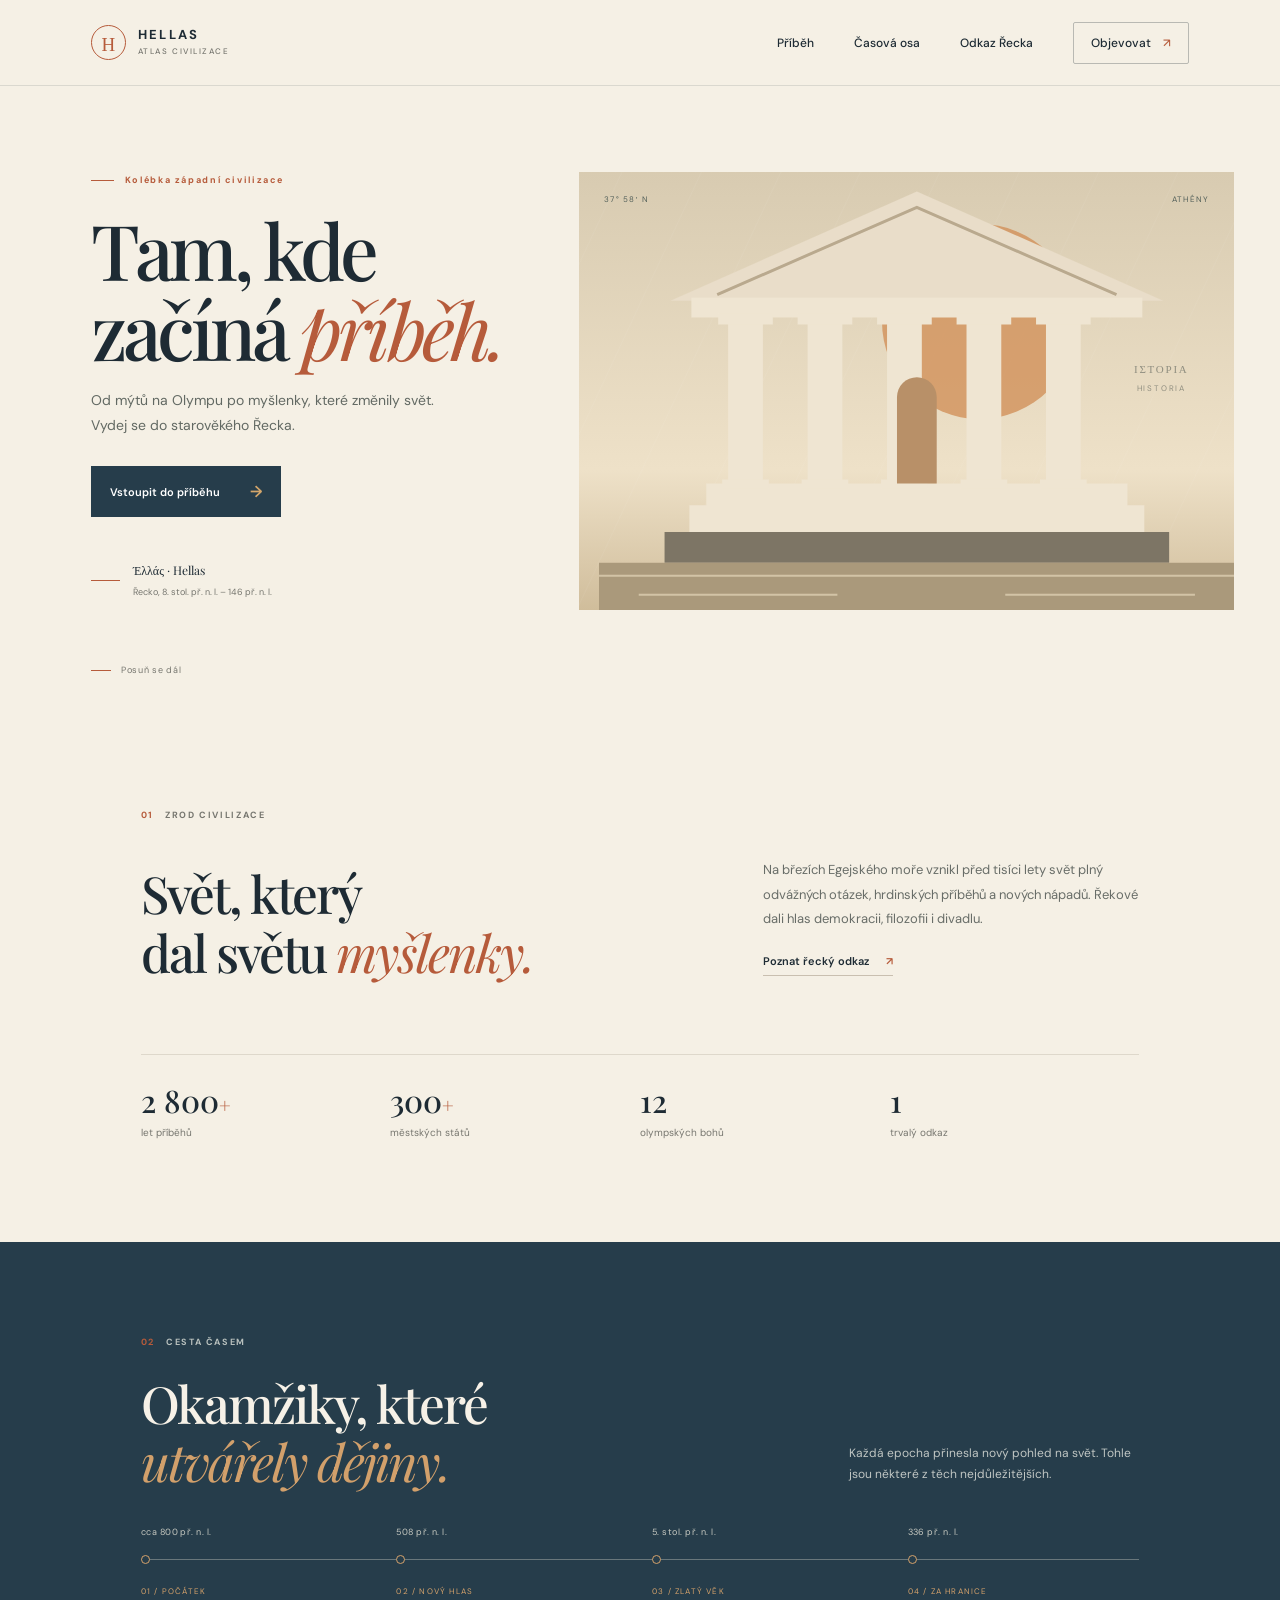
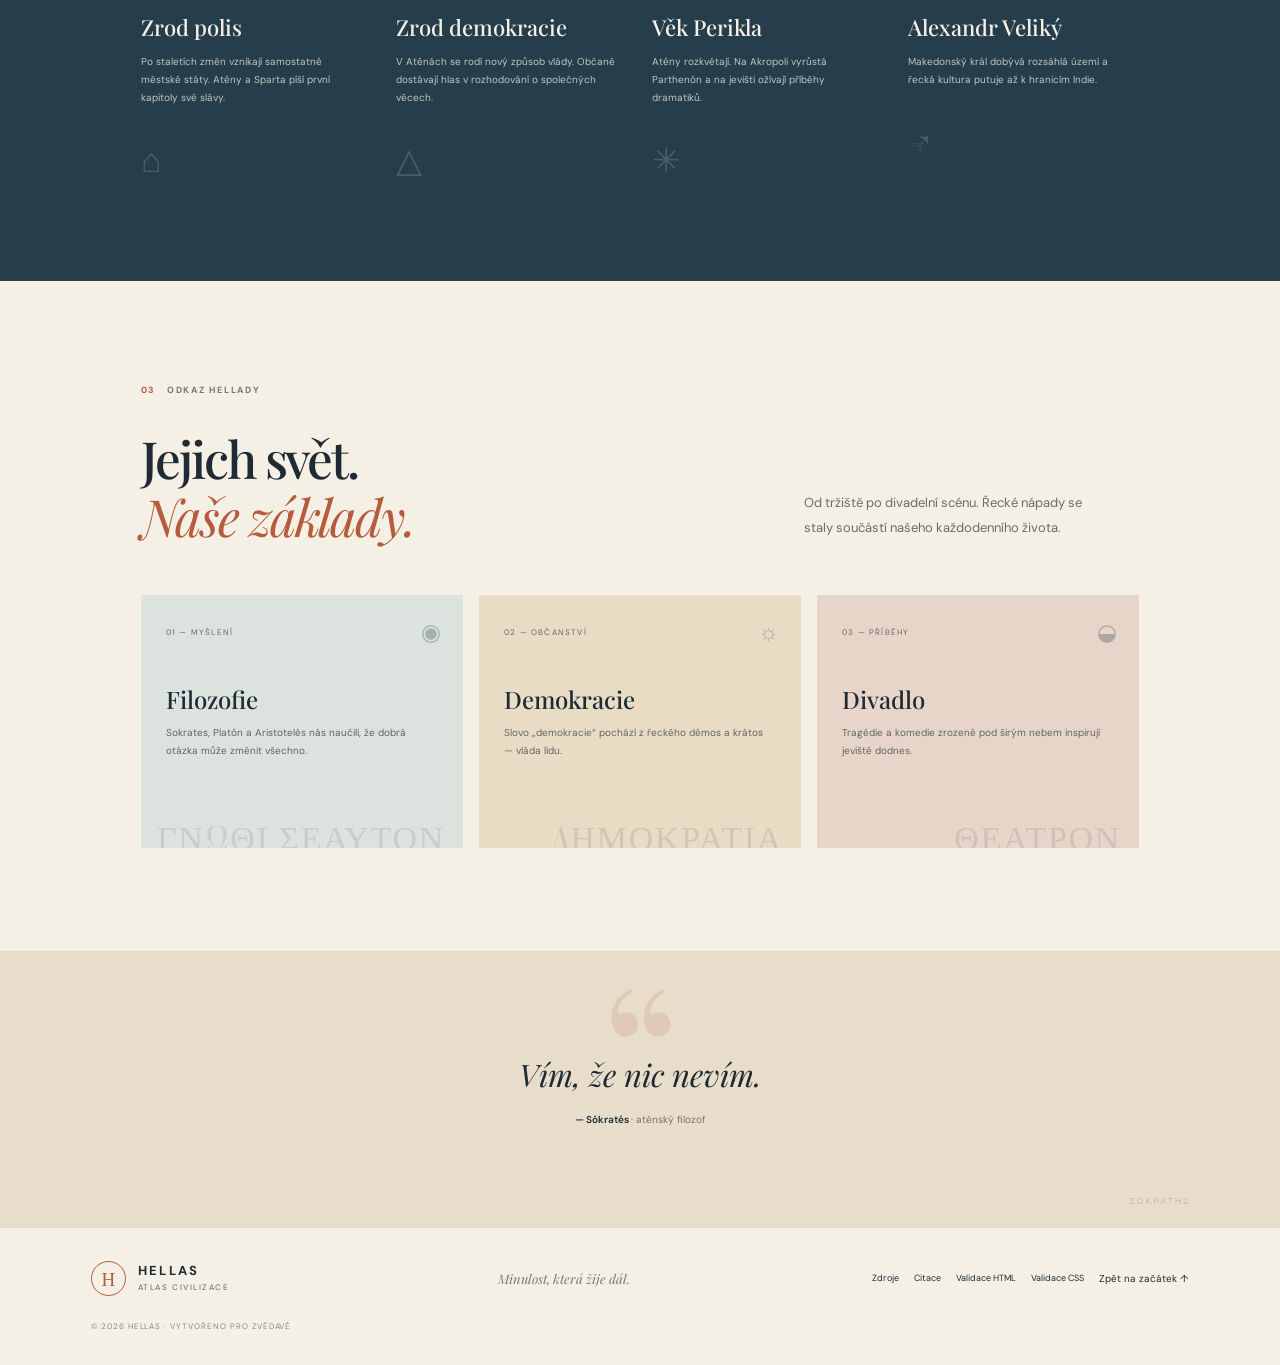
<file: index.html>
<!doctype html>
<html lang="cs">
  <head>
    <meta charset="UTF-8" />
    <meta name="viewport" content="width=device-width, initial-scale=1.0" />
    <meta
      name="description"
      content="Vydej se na cestu do starověkého Řecka. Poznej jeho dějiny, bohy, filozofii i umění."
    />
    <meta name="theme-color" content="#f5f0e5" />
    <title>Hellas — příběh starověkého Řecka</title>
    <link rel="preconnect" href="https://fonts.googleapis.com" />
    <link rel="preconnect" href="https://fonts.gstatic.com" crossorigin />
    <link
      href="https://fonts.googleapis.com/css2?family=DM+Sans:wght@400;500;600;700&family=Playfair+Display:wght@400;500;600;700&display=swap"
      rel="stylesheet"
    />
    <link rel="stylesheet" href="style.css" />
    <script src="script.js" defer></script>
  </head>
  <body>
    <header class="site-header">
      <a class="brand" href="#domu" aria-label="Hellas — úvodní stránka">
        <span class="brand-mark" aria-hidden="true">Η</span>
        <span class="brand-name">HELLAS<span>ATLAS CIVILIZACE</span></span>
      </a>
      <button class="menu-toggle" type="button" aria-expanded="false" aria-controls="main-nav">
        <span></span><span></span>
        <span class="sr-only">Otevřít navigaci</span>
      </button>
      <nav class="main-nav" id="main-nav" aria-label="Hlavní navigace">
        <a href="#pribeh">Příběh</a>
        <a href="#casova-osa">Časová osa</a>
        <a href="#odkaz">Odkaz Řecka</a>
        <a class="nav-cta" href="#objevovat">Objevovat <span aria-hidden="true">↗</span></a>
      </nav>
    </header>

    <main>
      <section class="hero" id="domu" aria-labelledby="hero-title">
        <div class="hero-copy">
          <p class="eyebrow"><span></span> Kolébka západní civilizace</p>
          <h1 id="hero-title">Tam, kde<br />začíná <em>příběh.</em></h1>
          <p class="hero-description">
            Od mýtů na Olympu po myšlenky, které změnily svět. Vydej se do starověkého Řecka.
          </p>
          <a class="button button-dark" href="#pribeh">Vstoupit do příběhu <span aria-hidden="true">→</span></a>
          <div class="hero-note">
            <span class="note-line"></span>
            <span>Έλλάς · Hellas<br /><small>Řecko, 8. stol. př. n. l. – 146 př. n. l.</small></span>
          </div>
        </div>

        <div class="hero-art" aria-label="Ilustrace řeckého chrámu při západu slunce" role="img">
          <div class="sun"></div>
          <div class="art-caption"><span>37° 58′ N</span><span>ATHÉNY</span></div>
          <svg class="temple" viewBox="0 0 640 520" aria-hidden="true">
            <path class="temple-shadow" d="M66 434h508v31H66z" />
            <path class="temple-base" d="M91 407h458v27H91zM108 385h424v24H108z" />
            <path class="temple-roof" d="M72 201h496L320 91z" />
            <path class="roof-detail" d="M119 195 320 107l201 88" />
            <path class="temple-top" d="M93 198h454v20H93z" />
            <g class="columns">
              <path d="M130 221h35v164h-35zM210 221h35v164h-35zM290 221h35v164h-35zM370 221h35v164h-35zM450 221h35v164h-35z" />
              <path d="M120 214h55v11h-55zM200 214h55v11h-55zM280 214h55v11h-55zM360 214h55v11h-55zM440 214h55v11h-55z" />
              <path d="M124 381h47v9h-47zM204 381h47v9h-47zM284 381h47v9h-47zM364 381h47v9h-47zM444 381h47v9h-47z" />
            </g>
            <path class="temple-door" d="M300 298a20 20 0 0 1 40 0v87h-40z" />
            <path class="ground" d="M0 465h640v55H0z" />
            <path class="ground-line" d="M0 478h640M40 497h200M409 497h191" />
          </svg>
          <span class="art-stamp">ΙΣΤΟΡΙΑ<br /><small>HISTORIA</small></span>
        </div>
        <a class="scroll-cue" href="#pribeh" aria-label="Posunout na další část"><span></span>Posuň se dál</a>
      </section>

      <section class="intro section-wrap" id="pribeh">
        <div class="section-label"><span>01</span> ZROD CIVILIZACE</div>
        <div class="intro-content">
          <h2>Svět, který<br />dal světu <em>myšlenky.</em></h2>
          <div class="intro-text">
            <p>
              Na březích Egejského moře vznikl před tisíci lety svět plný odvážných otázek,
              hrdinských příběhů a nových nápadů. Řekové dali hlas demokracii, filozofii i divadlu.
            </p>
            <a class="text-link" href="#odkaz">Poznat řecký odkaz <span aria-hidden="true">↗</span></a>
          </div>
        </div>
        <div class="stats" role="group" aria-label="Starověké Řecko v číslech">
          <div><strong>2 800<span>+</span></strong><span>let příběhů</span></div>
          <div><strong>300<span>+</span></strong><span>městských států</span></div>
          <div><strong>12</strong><span>olympských bohů</span></div>
          <div><strong>1</strong><span>trvalý odkaz</span></div>
        </div>
      </section>

      <section class="timeline-section" id="casova-osa">
        <div class="section-wrap">
          <div class="section-heading">
            <div>
              <div class="section-label"><span>02</span> CESTA ČASEM</div>
              <h2>Okamžiky, které<br /><em>utvářely dějiny.</em></h2>
            </div>
            <p>Každá epocha přinesla nový pohled na svět. Tohle jsou některé z těch nejdůležitějších.</p>
          </div>
          <div class="timeline">
            <article class="era-card">
              <span class="era-date">cca 800 př. n. l.</span>
              <span class="era-marker" aria-hidden="true"></span>
              <p class="era-number">01 / POČÁTEK</p>
              <h3>Zrod polis</h3>
              <p>Po staletích změn vznikají samostatné městské státy. Atény a Sparta píší první kapitoly své slávy.</p>
              <span class="era-symbol" aria-hidden="true">⌂</span>
            </article>
            <article class="era-card">
              <span class="era-date">508 př. n. l.</span>
              <span class="era-marker" aria-hidden="true"></span>
              <p class="era-number">02 / NOVÝ HLAS</p>
              <h3>Zrod demokracie</h3>
              <p>V Aténách se rodí nový způsob vlády. Občané dostávají hlas v rozhodování o společných věcech.</p>
              <span class="era-symbol" aria-hidden="true">△</span>
            </article>
            <article class="era-card">
              <span class="era-date">5. stol. př. n. l.</span>
              <span class="era-marker" aria-hidden="true"></span>
              <p class="era-number">03 / ZLATÝ VĚK</p>
              <h3>Věk Perikla</h3>
              <p>Atény rozkvétají. Na Akropoli vyrůstá Parthenón a na jevišti ožívají příběhy dramatiků.</p>
              <span class="era-symbol" aria-hidden="true">✳</span>
            </article>
            <article class="era-card">
              <span class="era-date">336 př. n. l.</span>
              <span class="era-marker" aria-hidden="true"></span>
              <p class="era-number">04 / ZA HRANICE</p>
              <h3>Alexandr Veliký</h3>
              <p>Makedonský král dobývá rozsáhlá území a řecká kultura putuje až k hranicím Indie.</p>
              <span class="era-symbol" aria-hidden="true">↗</span>
            </article>
          </div>
        </div>
      </section>

      <section class="legacy-section section-wrap" id="odkaz">
        <div class="section-label"><span>03</span> ODKAZ HELLADY</div>
        <div class="legacy-heading">
          <h2>Jejich svět.<br /><em>Naše základy.</em></h2>
          <p>Od tržiště po divadelní scénu. Řecké nápady se staly součástí našeho každodenního života.</p>
        </div>
        <div class="legacy-grid" id="objevovat">
          <article class="legacy-card legacy-card-blue">
            <span class="card-index">01 — MYŠLENÍ</span>
            <span class="card-icon" aria-hidden="true">◉</span>
            <h3>Filozofie</h3>
            <p>Sokrates, Platón a Aristotelés nás naučili, že dobrá otázka může změnit všechno.</p>
            <span class="card-greek">ΓΝΩΘΙ ΣΕΑΥΤΟΝ</span>
          </article>
          <article class="legacy-card legacy-card-sand">
            <span class="card-index">02 — OBČANSTVÍ</span>
            <span class="card-icon" aria-hidden="true">☼</span>
            <h3>Demokracie</h3>
            <p>Slovo „demokracie“ pochází z řeckého démos a krátos — vláda lidu.</p>
            <span class="card-greek">ΔΗΜΟΚΡΑΤΙΑ</span>
          </article>
          <article class="legacy-card legacy-card-rust">
            <span class="card-index">03 — PŘÍBĚHY</span>
            <span class="card-icon" aria-hidden="true">◒</span>
            <h3>Divadlo</h3>
            <p>Tragédie a komedie zrozené pod širým nebem inspirují jeviště dodnes.</p>
            <span class="card-greek">ΘΕΑΤΡΟΝ</span>
          </article>
        </div>
      </section>

      <section class="quote-section">
        <h2 class="sr-only">Sókratův odkaz</h2>
        <div class="quote-decoration" aria-hidden="true">“</div>
        <blockquote>
          <p>Vím, že nic nevím.</p>
          <footer>— Sókratés <span>· aténský filozof</span></footer>
        </blockquote>
        <span class="quote-greek" aria-hidden="true">ΣΩΚΡΑΤΗΣ</span>
      </section>
    </main>

    <footer class="site-footer">
      <a class="brand footer-brand" href="#domu">
        <span class="brand-mark" aria-hidden="true">Η</span>
        <span class="brand-name">HELLAS<span>ATLAS CIVILIZACE</span></span>
      </a>
      <p>Minulost, která žije dál.</p>
      <div class="footer-links">
        <a href="zdroje.html">Zdroje</a>
        <a href="citace.md">Citace</a>
        <a href="https://validator.w3.org/nu/">Validace HTML</a>
        <a href="https://jigsaw.w3.org/css-validator/">Validace CSS</a>
        <a class="back-top" href="#domu">Zpět na začátek ↑</a>
      </div>
      <small>© 2026 HELLAS · VYTVOŘENO PRO ZVĚDAVÉ</small>
    </footer>
  </body>
</html>
</file>
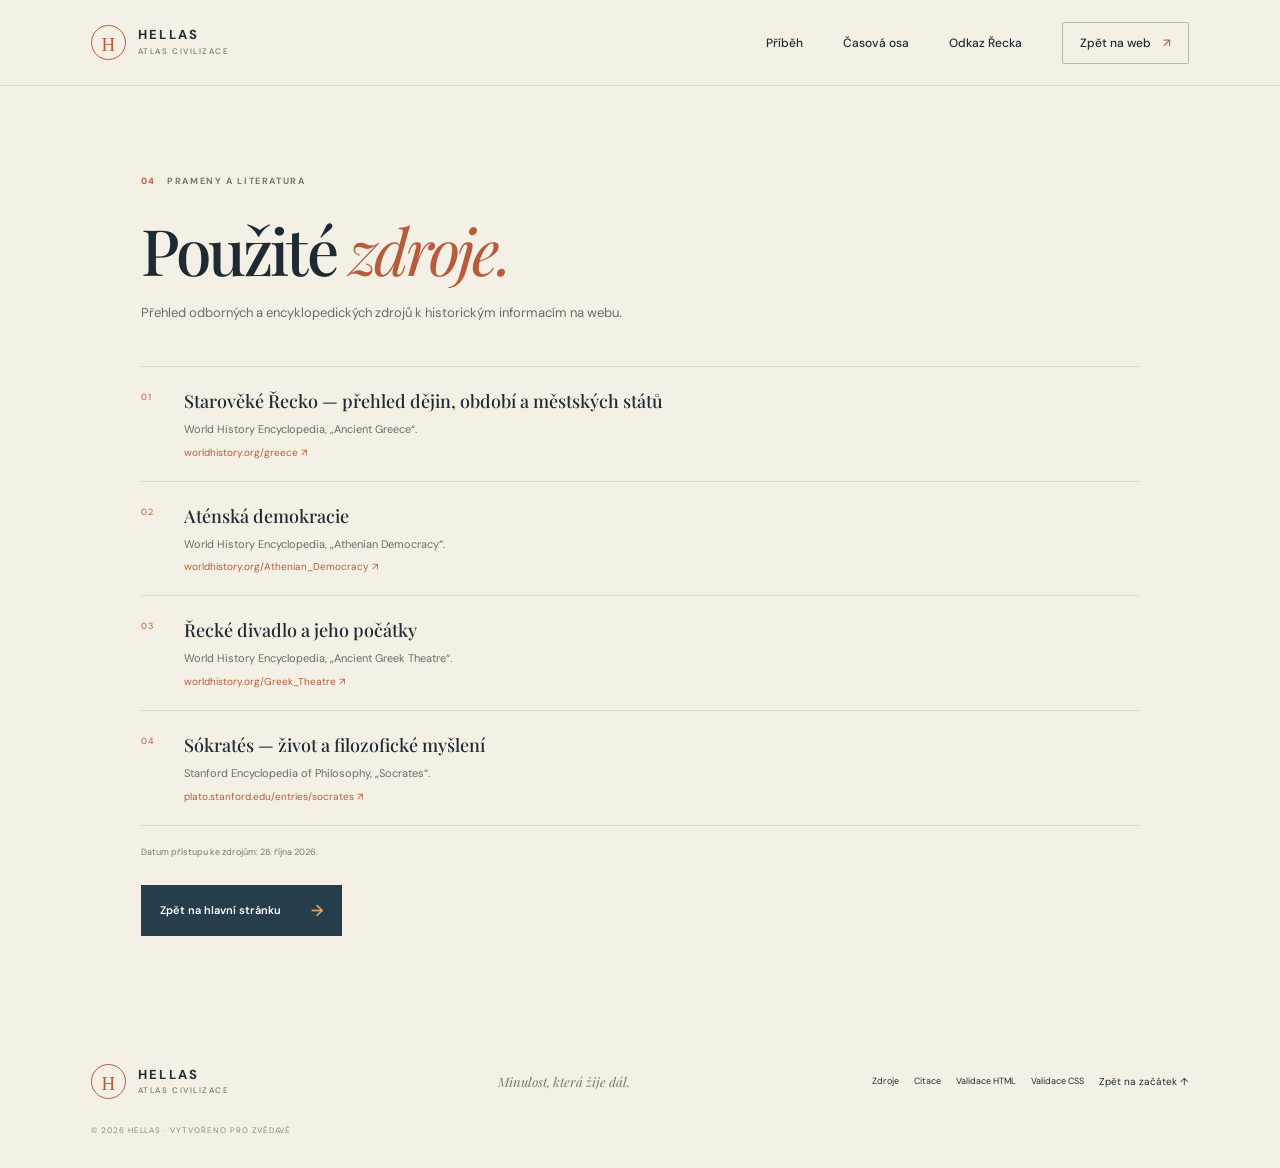
<file: zdroje.html>
<!doctype html>
<html lang="cs">
  <head>
    <meta charset="UTF-8" />
    <meta name="viewport" content="width=device-width, initial-scale=1.0" />
    <meta
      name="description"
      content="Zdroje použité na webu Hellas o starověkém Řecku."
    />
    <meta name="theme-color" content="#f5f0e5" />
    <title>Zdroje — Hellas</title>
    <link rel="preconnect" href="https://fonts.googleapis.com" />
    <link rel="preconnect" href="https://fonts.gstatic.com" crossorigin />
    <link
      href="https://fonts.googleapis.com/css2?family=DM+Sans:wght@400;500;600;700&family=Playfair+Display:wght@400;500;600;700&display=swap"
      rel="stylesheet"
    />
    <link rel="stylesheet" href="style.css" />
    <script src="script.js" defer></script>
  </head>
  <body>
    <header class="site-header">
      <a class="brand" href="index.html" aria-label="Hellas — úvodní stránka">
        <span class="brand-mark" aria-hidden="true">Η</span>
        <span class="brand-name">HELLAS<span>ATLAS CIVILIZACE</span></span>
      </a>
      <button class="menu-toggle" type="button" aria-expanded="false" aria-controls="main-nav">
        <span></span><span></span>
        <span class="sr-only">Otevřít navigaci</span>
      </button>
      <nav class="main-nav" aria-label="Hlavní navigace">
        <a href="index.html#pribeh">Příběh</a>
        <a href="index.html#casova-osa">Časová osa</a>
        <a href="index.html#odkaz">Odkaz Řecka</a>
        <a class="nav-cta" href="index.html">Zpět na web <span aria-hidden="true">↗</span></a>
      </nav>
    </header>

    <main class="sources-page">
      <section class="section-wrap sources-content">
        <div class="section-label"><span>04</span> PRAMENY A LITERATURA</div>
        <h1>Použité <em>zdroje.</em></h1>
        <p class="sources-lead">
          Přehled odborných a encyklopedických zdrojů k historickým informacím na webu.
        </p>

        <ol class="source-list">
          <li>
            <span class="source-topic">Starověké Řecko — přehled dějin, období a městských států</span>
            <span class="source-detail">World History Encyclopedia, „Ancient Greece“.</span>
            <a href="https://www.worldhistory.org/greece/" target="_blank" rel="noopener noreferrer">
              worldhistory.org/greece <span aria-hidden="true">↗</span>
            </a>
          </li>
          <li>
            <span class="source-topic">Aténská demokracie</span>
            <span class="source-detail">World History Encyclopedia, „Athenian Democracy“.</span>
            <a href="https://www.worldhistory.org/Athenian_Democracy/" target="_blank" rel="noopener noreferrer">
              worldhistory.org/Athenian_Democracy <span aria-hidden="true">↗</span>
            </a>
          </li>
          <li>
            <span class="source-topic">Řecké divadlo a jeho počátky</span>
            <span class="source-detail">World History Encyclopedia, „Ancient Greek Theatre“.</span>
            <a href="https://www.worldhistory.org/Greek_Theatre/" target="_blank" rel="noopener noreferrer">
              worldhistory.org/Greek_Theatre <span aria-hidden="true">↗</span>
            </a>
          </li>
          <li>
            <span class="source-topic">Sókratés — život a filozofické myšlení</span>
            <span class="source-detail">Stanford Encyclopedia of Philosophy, „Socrates“.</span>
            <a href="https://plato.stanford.edu/entries/socrates/" target="_blank" rel="noopener noreferrer">
              plato.stanford.edu/entries/socrates <span aria-hidden="true">↗</span>
            </a>
          </li>
        </ol>
        <p class="sources-note">Datum přístupu ke zdrojům: 28. října 2026.</p>
        <a class="button button-dark sources-back" href="index.html">Zpět na hlavní stránku <span aria-hidden="true">→</span></a>
      </section>
    </main>

    <footer class="site-footer">
      <a class="brand footer-brand" href="index.html">
        <span class="brand-mark" aria-hidden="true">Η</span>
        <span class="brand-name">HELLAS<span>ATLAS CIVILIZACE</span></span>
      </a>
      <p>Minulost, která žije dál.</p>
      <div class="footer-links">
        <a href="zdroje.html" aria-current="page">Zdroje</a>
        <a href="citace.md">Citace</a>
        <a href="https://validator.w3.org/nu/">Validace HTML</a>
        <a href="https://jigsaw.w3.org/css-validator/">Validace CSS</a>
        <a class="back-top" href="#">Zpět na začátek ↑</a>
      </div>
      <small>© 2026 HELLAS · VYTVOŘENO PRO ZVĚDAVÉ</small>
    </footer>
  </body>
</html>
</file>
<file: style.css>
:root {
  color-scheme: light;
  --paper: #f5f0e5;
  --paper-light: #fbf8f1;
  --ink: #1e2b34;
  --muted: #76766f;
  --blue: #263d4b;
  --blue-deep: #1b2d38;
  --rust: #b65b3b;
  --gold: #c99a55;
  --line: #ded8cb;
  --serif: "Playfair Display", Georgia, serif;
  --sans: "DM Sans", Arial, sans-serif;
}

* { box-sizing: border-box; }
html { scroll-behavior: smooth; scroll-padding-top: 90px; }
body { margin: 0; background: var(--paper); color: var(--ink); font-family: var(--sans); -webkit-font-smoothing: antialiased; }
a { color: inherit; text-decoration: none; }
button { font: inherit; }
.sr-only { position: absolute; width: 1px; height: 1px; padding: 0; margin: -1px; overflow: hidden; clip: rect(0, 0, 0, 0); white-space: nowrap; border: 0; }

.site-header { height: 86px; padding: 0 7.1%; display: flex; align-items: center; justify-content: space-between; border-bottom: 1px solid rgba(30, 43, 52, .12); position: relative; z-index: 5; }
.brand { display: inline-flex; gap: 12px; align-items: center; }
.brand-mark { width: 35px; height: 35px; display: grid; place-items: center; border: 1px solid var(--rust); border-radius: 50%; color: var(--rust); font-family: var(--serif); font-size: 19px; }
.brand-name { font-size: 13px; font-weight: 700; letter-spacing: .17em; line-height: 1.15; }
.brand-name span { display: block; padding-top: 4px; color: var(--muted); font-size: 8px; font-weight: 500; letter-spacing: .19em; }
.main-nav { display: flex; align-items: center; gap: 40px; font-size: 12px; font-weight: 500; }
.main-nav > a:not(.nav-cta) { transition: color .2s ease; }
.main-nav > a:not(.nav-cta):hover, .text-link:hover { color: var(--rust); }
.nav-cta { padding: 12px 17px; border: 1px solid rgba(30, 43, 52, .28); border-radius: 2px; }
.nav-cta span { padding-left: 9px; color: var(--rust); }
.menu-toggle { display: none; }

.hero { position: relative; min-height: 620px; padding: 85px 7.1% 95px; display: grid; grid-template-columns: .9fr 1.1fr; align-items: center; overflow: hidden; }
.hero-copy { position: relative; z-index: 2; padding-bottom: 8px; }
.eyebrow, .section-label { margin: 0; display: flex; align-items: center; gap: 11px; color: var(--rust); font-size: 9px; font-weight: 700; letter-spacing: .18em; }
.eyebrow > span { width: 23px; height: 1px; background: var(--rust); }
h1, h2, h3, p { margin-top: 0; }
.hero h1 { margin: 24px 0 18px; font: 500 clamp(54px, 6vw, 82px)/1.04 var(--serif); letter-spacing: -.055em; }
h1 em, h2 em { color: var(--rust); font-weight: 400; }
.hero-description { max-width: 380px; margin-bottom: 28px; color: #626963; font-size: 14px; line-height: 1.8; }
.button { display: inline-flex; align-items: center; gap: 30px; padding: 15px 19px; font-size: 11px; font-weight: 600; transition: background .2s ease, transform .2s ease; }
.button:hover { transform: translateY(-2px); }
.button-dark { background: var(--blue); color: white; }
.button-dark:hover { background: var(--blue-deep); }
.button span { color: #d3a66b; font-size: 16px; }
.hero-note { display: flex; align-items: center; gap: 13px; margin-top: 44px; color: var(--ink); font: 12px/1.6 var(--serif); }
.note-line { width: 29px; height: 1px; background: var(--rust); }
.hero-note small { color: var(--muted); font: 9px var(--sans); }
.hero-art { position: relative; height: 438px; margin: 0 -7.5% 0 -1%; overflow: hidden; background: linear-gradient(180deg, #d8cbb1 0%, #eee1c8 68%, #d0bd9b 100%); }
.hero-art::before { content: ""; position: absolute; inset: 0; opacity: .2; background: repeating-linear-gradient(115deg, transparent 0 38px, rgba(255,255,255,.25) 39px, transparent 40px 72px); }
.sun { position: absolute; width: 195px; height: 195px; top: 52px; right: 24%; border-radius: 50%; background: #d2925b; opacity: .8; }
.temple { position: absolute; width: 97%; max-width: 640px; height: auto; right: 0; bottom: -7px; }
.temple-shadow { fill: #7d7565; }
.temple-base, .temple-top, .columns path { fill: #efe5d2; }
.temple-roof { fill: #e9ddc9; }
.roof-detail { fill: none; stroke: #b9a98e; stroke-width: 3; }
.temple-door { fill: #b89068; }
.ground { fill: #aa997b; }
.ground-line { stroke: #d2c3a6; stroke-width: 2; }
.art-caption { position: absolute; z-index: 1; top: 22px; left: 25px; right: 25px; display: flex; justify-content: space-between; color: #53605a; font-size: 8px; letter-spacing: .16em; }
.art-stamp { position: absolute; z-index: 1; top: 43%; right: 7%; color: rgba(57, 68, 64, .5); font: 11px/1.6 var(--serif); letter-spacing: .16em; text-align: center; }
.art-stamp small { font: 8px var(--sans); }
.scroll-cue { position: absolute; bottom: 30px; left: 7.1%; display: flex; align-items: center; gap: 10px; color: var(--muted); font-size: 9px; letter-spacing: .08em; }
.scroll-cue span { width: 20px; height: 1px; background: var(--rust); }

.section-wrap { max-width: 1180px; margin: 0 auto; padding-left: 7.1%; padding-right: 7.1%; }
.intro { padding-top: 103px; padding-bottom: 103px; }
.section-label { color: var(--muted); }
.section-label span { color: var(--rust); }
.intro-content { display: grid; grid-template-columns: 1fr .75fr; gap: 12%; align-items: end; margin-top: 37px; }
h2 { margin-bottom: 0; font: 500 clamp(37px, 4vw, 53px)/1.14 var(--serif); letter-spacing: -.04em; }
.intro-text { max-width: 390px; padding-bottom: 5px; }
.intro-text p, .legacy-heading > p { color: #686d68; font-size: 13px; line-height: 1.9; }
.text-link { display: inline-block; margin-top: 9px; padding-bottom: 7px; border-bottom: 1px solid #c9bfb0; font-size: 11px; font-weight: 600; transition: color .2s ease; }
.text-link span { margin-left: 14px; color: var(--rust); }
.stats { display: grid; grid-template-columns: repeat(4, 1fr); margin-top: 73px; padding-top: 24px; border-top: 1px solid var(--line); }
.stats > div { display: grid; gap: 5px; }
.stats strong { font: 500 31px var(--serif); }
.stats strong span { color: var(--rust); font-size: 20px; }
.stats > div > span { color: var(--muted); font-size: 10px; }

.timeline-section { padding: 94px 0 100px; background: var(--blue); color: #f6f1e7; }
.timeline-section .section-label { color: #b8c0bd; }
.section-heading { display: flex; align-items: end; justify-content: space-between; gap: 35px; }
.section-heading h2 { margin-top: 26px; }
.section-heading h2 em { color: #d2a06b; }
.section-heading > p { max-width: 290px; margin: 0 0 5px; color: #c0c6c3; font-size: 12px; line-height: 1.8; }
.timeline { display: grid; grid-template-columns: repeat(4, 1fr); gap: 24px; margin-top: 68px; border-top: 1px solid rgba(240, 235, 220, .33); }
.era-card { position: relative; padding-top: 26px; }
.era-date { position: absolute; top: -34px; left: 0; color: #c7c9c1; font-size: 9px; letter-spacing: .05em; }
.era-marker { position: absolute; top: -5px; width: 9px; height: 9px; border: 1px solid #d5a26b; border-radius: 50%; background: var(--blue); }
.era-number { margin: 0 0 16px; color: #d5a26b; font-size: 8px; letter-spacing: .15em; }
.era-card h3 { margin-bottom: 11px; font: 500 22px var(--serif); }
.era-card > p:not(.era-number) { max-width: 220px; margin-bottom: 28px; color: #c0c6c3; font-size: 10px; line-height: 1.8; }
.era-symbol { color: rgba(235, 226, 205, .2); font: 34px var(--serif); }

.legacy-section { padding-top: 103px; padding-bottom: 103px; }
.legacy-heading { display: flex; justify-content: space-between; align-items: end; gap: 30px; margin-top: 33px; }
.legacy-heading > p { max-width: 305px; margin: 0 3% 5px 0; }
.legacy-grid { display: grid; grid-template-columns: repeat(3, 1fr); gap: 16px; margin-top: 49px; }
.legacy-card { position: relative; min-height: 253px; padding: 24px 25px; overflow: hidden; }
.legacy-card-blue { background: #dce3df; }
.legacy-card-sand { background: #e8dcc5; }
.legacy-card-rust { background: #e8d5c9; }
.card-index { position: relative; z-index: 1; font-size: 8px; letter-spacing: .15em; color: #626a66; }
.card-icon { position: absolute; top: 22px; right: 22px; color: rgba(38, 61, 75, .3); font-size: 23px; }
.legacy-card h3 { position: relative; z-index: 1; margin: 43px 0 9px; font: 500 24px var(--serif); }
.legacy-card p { position: relative; z-index: 1; max-width: 260px; margin: 0; color: #606760; font-size: 10px; line-height: 1.8; }
.card-greek { position: absolute; bottom: -11px; right: 18px; color: rgba(38, 61, 75, .12); font: 34px var(--serif); letter-spacing: .05em; }

.quote-section { position: relative; min-height: 277px; padding: 62px 20px; display: grid; place-items: center; overflow: hidden; background: #e8ddca; text-align: center; }
.quote-decoration { position: absolute; top: 20px; color: rgba(182, 91, 59, .15); font: 190px/.8 var(--serif); }
.quote-section blockquote { position: relative; margin: 0; }
.quote-section blockquote p { margin: 0 0 18px; font: italic 31px var(--serif); }
.quote-section footer { font-size: 10px; font-weight: 600; }
.quote-section footer span { color: var(--muted); font-weight: 400; }
.quote-greek { position: absolute; bottom: 21px; right: 7%; color: rgba(38, 61, 75, .2); font: 9px var(--sans); letter-spacing: .2em; }

.site-footer { min-height: 137px; padding: 28px 7.1%; display: grid; grid-template-columns: 1fr 1fr 1.5fr; align-items: center; gap: 15px; }
.site-footer > p { margin: 0; color: var(--muted); font: italic 13px var(--serif); text-align: center; }
.footer-links { display: flex; justify-content: flex-end; flex-wrap: wrap; gap: 8px 15px; font-size: 9px; }
.footer-links a:hover { color: var(--rust); }
.back-top { justify-self: end; font-size: 10px; }
.back-top:hover { color: var(--rust); }
.site-footer > small { grid-column: 1 / -1; color: #8a8981; font-size: 8px; letter-spacing: .12em; }

.sources-content { padding-top: 89px; padding-bottom: 95px; }
.sources-content h1 { margin: 28px 0 16px; font: 500 clamp(43px, 5vw, 65px)/1.1 var(--serif); letter-spacing: -.045em; }
.sources-content h1 em { color: var(--rust); font-weight: 400; }
.sources-lead { max-width: 600px; margin-bottom: 40px; color: #686d68; font-size: 13px; line-height: 1.9; }
.source-list { margin: 0; padding: 0; list-style: none; border-top: 1px solid var(--line); counter-reset: sources; }
.source-list li { position: relative; display: grid; gap: 7px; padding: 22px 10px 22px 43px; border-bottom: 1px solid var(--line); counter-increment: sources; }
.source-list li::before { content: "0" counter(sources); position: absolute; top: 24px; left: 0; color: var(--rust); font-size: 9px; letter-spacing: .1em; }
.source-topic { font: 500 18px var(--serif); }
.source-detail { color: #686d68; font-size: 11px; line-height: 1.7; }
.source-list a { width: fit-content; color: var(--rust); font-size: 10px; overflow-wrap: anywhere; }
.source-list a:hover { text-decoration: underline; }
.sources-note { margin: 20px 0 0; color: var(--muted); font-size: 9px; }
.sources-back { margin-top: 27px; }

@media (min-width: 1400px) {
  .hero { padding-left: max(7.1%, calc((100% - 1180px) / 2)); padding-right: max(7.1%, calc((100% - 1180px) / 2)); }
}
@media (max-width: 760px) {
  .site-header { height: 72px; padding: 0 6%; }
  .menu-toggle { width: 40px; height: 40px; display: grid; align-content: center; gap: 6px; border: 0; background: transparent; cursor: pointer; }
  .menu-toggle > span:not(.sr-only) { width: 22px; height: 1px; background: var(--ink); }
  .main-nav { position: absolute; top: 71px; left: 0; right: 0; display: none; align-items: stretch; gap: 0; padding: 8px 6% 20px; background: var(--paper); border-bottom: 1px solid var(--line); }
  .main-nav.is-open { display: flex; flex-direction: column; }
  .main-nav > a { padding: 14px 0; }
  .nav-cta { align-self: flex-start; margin-top: 6px; padding: 11px 15px !important; }
  .hero { min-height: auto; padding: 70px 6% 74px; grid-template-columns: 1fr; gap: 36px; }
  .hero h1 { font-size: clamp(56px, 13vw, 78px); }
  .hero-art { height: min(72vw, 390px); margin: 0 -6.8% 0 0; }
  .hero-note { margin-top: 29px; }
  .scroll-cue { bottom: 24px; left: 6%; }
  .section-wrap { padding-left: 6%; padding-right: 6%; }
  .intro { padding-top: 76px; padding-bottom: 75px; }
  .intro-content { grid-template-columns: 1fr; gap: 22px; margin-top: 28px; }
  .stats { grid-template-columns: repeat(2, 1fr); gap: 25px 10px; margin-top: 43px; }
  .timeline-section { padding: 75px 0; }
  .section-heading { display: block; }
  .section-heading > p { margin-top: 20px; }
  .timeline { grid-template-columns: 1fr 1fr; row-gap: 48px; margin-top: 58px; }
  .legacy-section { padding-top: 76px; padding-bottom: 75px; }
  .legacy-heading { display: block; margin-top: 28px; }
  .legacy-heading > p { margin: 19px 0 0; }
  .legacy-grid { grid-template-columns: 1fr; gap: 12px; margin-top: 32px; }
  .legacy-card { min-height: 220px; }
  .legacy-card h3 { margin-top: 34px; }
  .site-footer { padding: 27px 6%; grid-template-columns: 1fr auto; }
  .site-footer > p { display: none; }
  .footer-links { grid-column: 1 / -1; grid-row: 2; justify-content: flex-start; }
  .back-top { margin-left: auto; }
  .site-footer > small { grid-row: 3; margin-top: 10px; }
  .sources-content { padding-top: 70px; padding-bottom: 75px; }
}
@media (max-width: 420px) {
  .hero-art { height: 250px; }
  .sun { width: 130px; height: 130px; top: 35px; right: 23%; }
  .section-heading h2, .legacy-heading h2 { font-size: 39px; }
  .timeline { gap: 42px 15px; }
  .era-card h3 { font-size: 19px; }
  .era-card > p:not(.era-number) { font-size: 9px; }
}
@media (prefers-reduced-motion: reduce) {
  *, *::before, *::after { scroll-behavior: auto !important; transition-duration: .01ms !important; }
}
</file>
